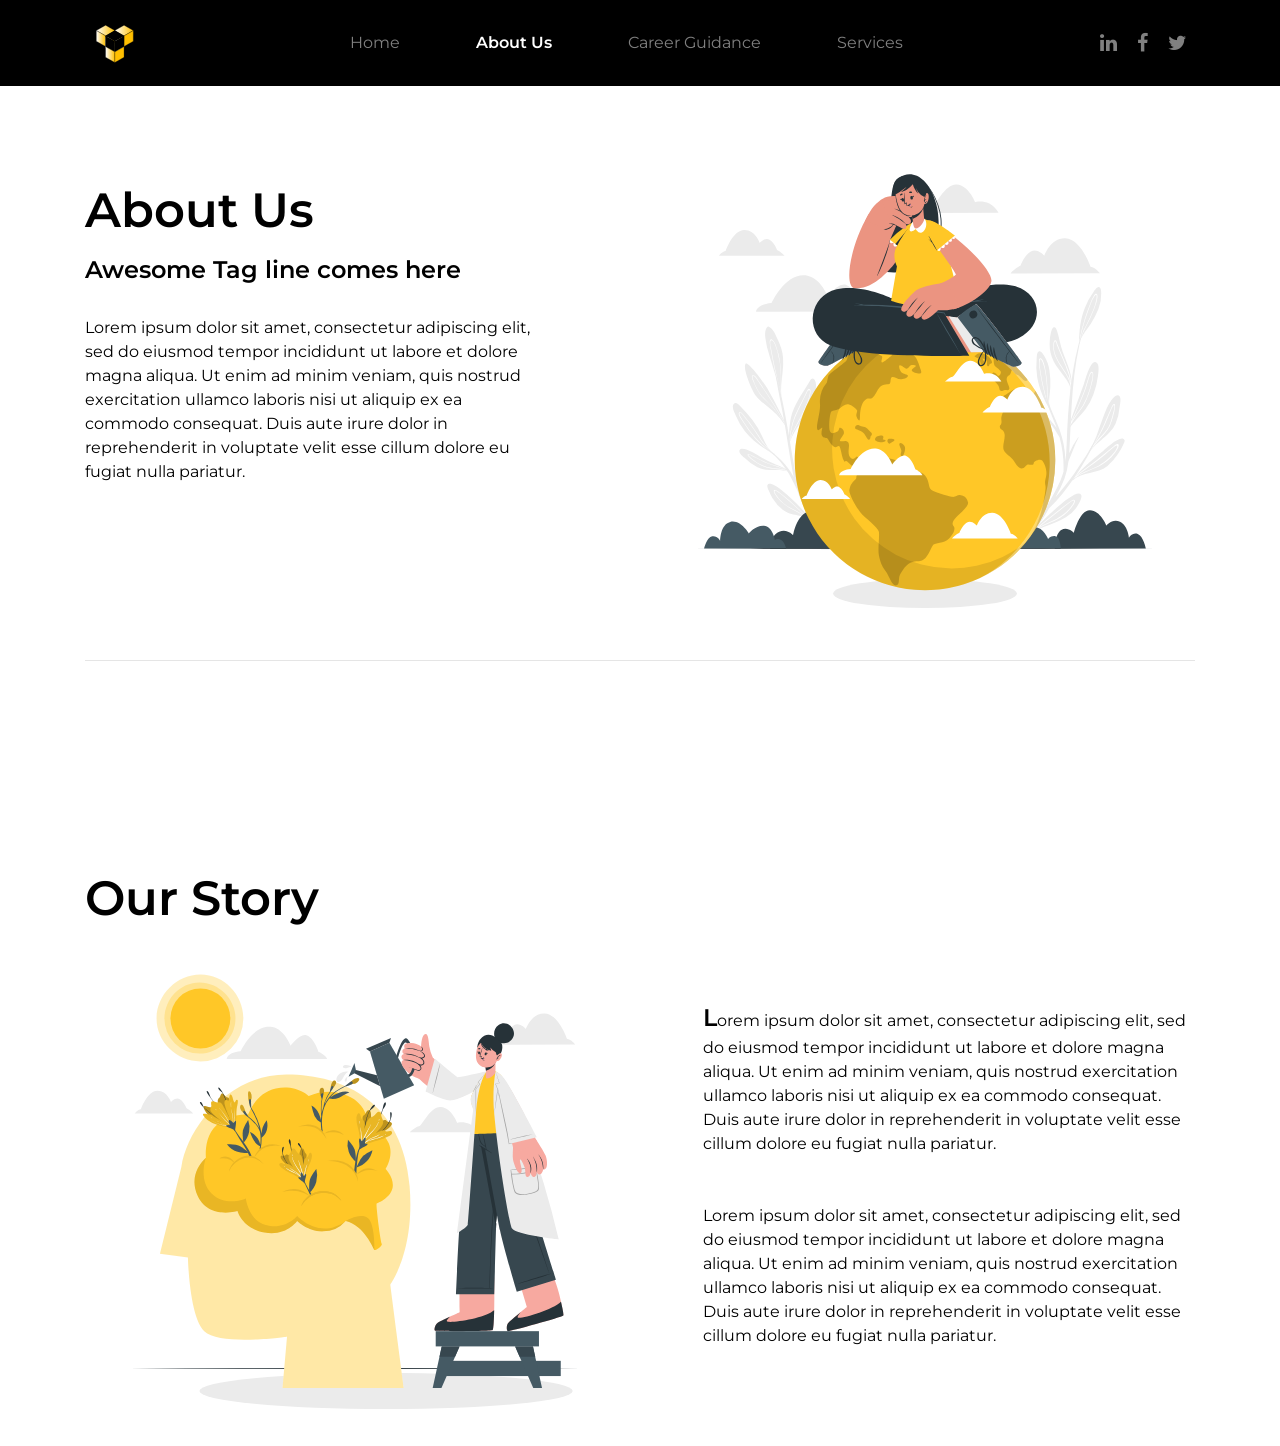
<file: index.html>
<!DOCTYPE html>
<html lang="en">
<head>
    <!-- Required meta tags -->
    <meta charset="utf-8">
    <meta name="viewport" content="width=device-width, initial-scale=1, shrink-to-fit=no">
    <!--Bootstrap CSS -->
    <link rel="stylesheet" href="https://stackpath.bootstrapcdn.com/bootstrap/4.5.0/css/bootstrap.min.css" integrity="sha384-9aIt2nRpC12Uk9gS9baDl411NQApFmC26EwAOH8WgZl5MYYxFfc+NcPb1dKGj7Sk" crossorigin="anonymous">
    <link rel="stylesheet" href="https://stackpath.bootstrapcdn.com/font-awesome/4.7.0/css/font-awesome.min.css">
    <link rel="stylesheet" href="css/style.css">
    <title>About Us</title>
</head>
<body>
    <!-- Navigation bar -->
    <nav class="navbar navbar-expand-lg navbar-dark">
        <div class="container">
            <a class="navbar-brand" href="#">
                <img src="assets/SuccessR_logo.svg" width="60" height="60" alt="" loading="lazy">
            </a>
            <button class="navbar-toggler" type="button" data-toggle="collapse" data-target="#collapsingNavbar2" aria-controls="navbarTogglerDemo02" aria-expanded="false" aria-label="Toggle navigation">
                <span class="navbar-toggler-icon"></span>
            </button>
        
            <div class="navbar-collapse collapse justify-content-between align-items-center" id="collapsingNavbar2">
                <ul class="navbar-nav mx-auto text-center large-spacing">
                    <li class="nav-item">
                        <a class="nav-link" href="#">Home</a>
                    </li>
                    <li class="nav-item active">
                        <a class="nav-link" href="#">About Us</a>
                    </li>
                    <li class="nav-item">
                        <a class="nav-link" href="#">Career Guidance</a>
                    </li>
                    <li class="nav-item">
                        <a class="nav-link" href="#">Services</a>
                    </li>
                </ul>
                <ul class="nav navbar-nav flex-row justify-content-center flex-nowrap icon-list">
                    <li class="nav-item"><a class="nav-link" href=""><i class="fa fa-linkedin mr-1"></i></a></li>
                    <li class="nav-item"><a class="nav-link" href=""><i class="fa fa-facebook mr-1"></i></a></li>
                    <li class="nav-item"><a class="nav-link" href=""><i class="fa fa-twitter"></i></a></li>
                </ul>
            </div>
        </div>
    </nav>
    <!-- Hero Section -->
    <div class="container mt-5 hero-section">
        <div class="row">
            <div class="col-6">
                <div class="row">
                    <div class="col-6 pt-5"><h1>About Us</h1></div>
                </div>
                <div class="row">
                    <div class="col-10 pt-2"><h3>Awesome Tag line comes here</h3></div>
                </div>
                <div class="row">
                    <div class="col-10 pt-4"><p>Lorem ipsum dolor sit amet, consectetur adipiscing elit, sed do eiusmod tempor incididunt ut labore et dolore magna aliqua. Ut enim ad minim veniam, quis nostrud exercitation ullamco laboris nisi ut aliquip ex ea commodo consequat. Duis aute irure dolor in reprehenderit in voluptate velit esse cillum dolore eu fugiat nulla pariatur.</p></div>
                </div>
            </div>
            <div class="col-6">
                <div class="container">
                    <img src="assets/sitting on world.svg">
                </div>
            </div>
        </div>
        <hr>
    </div>
    <!-- Our Story Section -->
    <div class="container mt-3">
        <div class="row">
            <div class="col-6"><h1>Our Story</h1></div>
        </div>
        <div class="row">
            <div class="col-6">
                <div class="container">
                    <img src="assets/story.svg">
                </div>
            </div>
            <div class="col-6">
                <div class="row pt-3">
                    <div class="col mt-5"><p class="ml-5"><span class="lead-character">L</span>orem ipsum dolor sit amet, consectetur 
                        adipiscing elit, sed do eiusmod tempor 
                        incididunt ut labore et dolore magna aliqua. 
                        Ut enim ad minim veniam, quis nostrud 
                        exercitation ullamco laboris nisi ut aliquip ex 
                        ea commodo consequat. Duis aute irure 
                        dolor in reprehenderit in voluptate velit esse 
                        cillum dolore eu fugiat nulla pariatur.</p></div>
                </div>
                <div class="row pt-3">
                    <div class="col pt-3"><p class="ml-5">Lorem ipsum dolor sit amet, consectetur 
                        adipiscing elit, sed do eiusmod tempor 
                        incididunt ut labore et dolore magna aliqua. 
                        Ut enim ad minim veniam, quis nostrud 
                        exercitation ullamco laboris nisi ut aliquip ex 
                        ea commodo consequat. Duis aute irure 
                        dolor in reprehenderit in voluptate velit esse 
                        cillum dolore eu fugiat nulla pariatur.</p></div>
                </div>
            </div>
        </div>
    </div>
    <!--Bootstrap Javascript-->
    <script src="https://code.jquery.com/jquery-3.5.1.slim.min.js" integrity="sha384-DfXdz2htPH0lsSSs5nCTpuj/zy4C+OGpamoFVy38MVBnE+IbbVYUew+OrCXaRkfj" crossorigin="anonymous"></script>
    <script src="https://cdn.jsdelivr.net/npm/popper.js@1.16.0/dist/umd/popper.min.js" integrity="sha384-Q6E9RHvbIyZFJoft+2mJbHaEWldlvI9IOYy5n3zV9zzTtmI3UksdQRVvoxMfooAo" crossorigin="anonymous"></script>
    <script src="https://stackpath.bootstrapcdn.com/bootstrap/4.5.0/js/bootstrap.min.js" integrity="sha384-OgVRvuATP1z7JjHLkuOU7Xw704+h835Lr+6QL9UvYjZE3Ipu6Tp75j7Bh/kR0JKI" crossorigin="anonymous"></script>    
</body>
</html>
</file>
<file: css/style.css>
/* Importing Font Montserrat in the page*/
@import url('https://fonts.googleapis.com/css2?family=Montserrat:wght@400;600&display=swap');

body {
    font-family: 'Montserrat', sans-serif;
    color: #000000;
}

/* Navbar Tweaks */
/* Changing the background color to black */
nav {
    background-color: #000000;
}

/* increasing space beteen the menu items */
.large-spacing>li {
    padding-left: 30px;
    padding-right: 30px;
}

/* Enlarging the selected list item */
.large-spacing .active {
    font-weight: 600;
}

/* social icon size increased */
.icon-list {
    font-size: 20px;
}

/* Hero Section */
/* section Height */
.hero-section {
    height: 80vh;
}

/* making font bold and incresing size */
h1 {
    font-size: 3em;
    font-weight: 600;
}

h3 {
    font-weight: 600;
    font-size: 1.5em;
}

.lead-character {
    font-weight: 600;
    font-size: 1.5em;
}

/* Footer CSS */
.footer {
    width: 100%;
    display: block;
    color: aliceblue;
}

.inner-footer {
    width: 100%;
    margin: auto;
    padding: 30px 10px;
    display: flex;
    flex-flow: wrap;
    box-sizing: border-box;
    justify-content: center;
    background-color: #000000;
}

.footer-items {
    width: 25%;
    padding: 10px 35px;
    box-sizing: border-box;
}

.footer-items h2 {
    padding: 10px 0;
    font-weight: 600;
    text-transform: uppercase;
}

.footer_items p {

    font-size: 16px;
    text-align: justify;
    transition: 0.3s;
}

.footer-items h2 {
    margin: 10px 0;
    text-transform: uppercase;
}

.border0 {
    height: 2px;
    width: 77px;
    background-color: #C59604;
}

.border1 {
    height: 2px;
    width: 135px;
    background-color: #C59604;
}

.border2 {
    height: 2px;
    width: 160px;
    background-color: #C59604;
    margin-bottom: 10px;
}

.border3 {
    height: 2px;
    width: 85px;
    background-color: #C59604;
    margin-bottom: 10px;
}

.inner-footer ul {
    list-style: none;
    font-size: 15px;
    letter-spacing: 0.5px;
}

.inner-footer ul li {
    margin: 10px 0;
    height: 25px;
}

.inner-footer li i {
    margin-right: 20px;
}

.footer-bottom {
    padding: 10px;
    background-color: #000000;
    color: #fff;
    font-size: 16px;
    text-align: center;
    width: 100%;
}

.inner-footer hr {
    background-color: #F8DC5E;
    width: 85%;
}

#google {
    cursor: pointer;
    max-width: 120px;
}

/*Social Links*/
.social-media {
    color: #fff;

}

social-media a {
    text-decoration: none;
}

.social-media i {
    height: 28px;
    width: 28px;
    margin: 10px 1px;
    padding: 7px;
    color: #fff;
    border-radius: 50%;
    border: 1px solid grey;
    transition: 0.3s;
    text-align: center;
}

.social-media i:hover {
    background: #C59604;
    ;
}

#copy-right div {
    color: #8e8e8e;
    font-size: 15px;
}

/*---media query for footer----*/
@media screen and (max-width: 1085px) {
    .footer-items {
        width: 50%;
    }
}

@media screen and (max-width: 600px) {
    .footer-items {
        width: 100%;
    }
}

/* Teams Page */
/* customze button in hero section */
.btn-colour-1 {
    width: 100%;
    color: #000000;
    background-color: #FFC727;
    border-color: #FFC727;
    font-weight: 600;
    border-radius: 0;
}
  
.btn-colour-1:hover,
.btn-colour-1:active,
.btn-colour-1:focus,
.btn-colour-1.active {
    background: #FFC727;
    color: #000000;
    border-color: #FFC727;
}
.circular-images {
    width: 200px;
    height: 200px;
    border-radius: 50%;
}
item {
    font-weight: 600;
}
</file>
